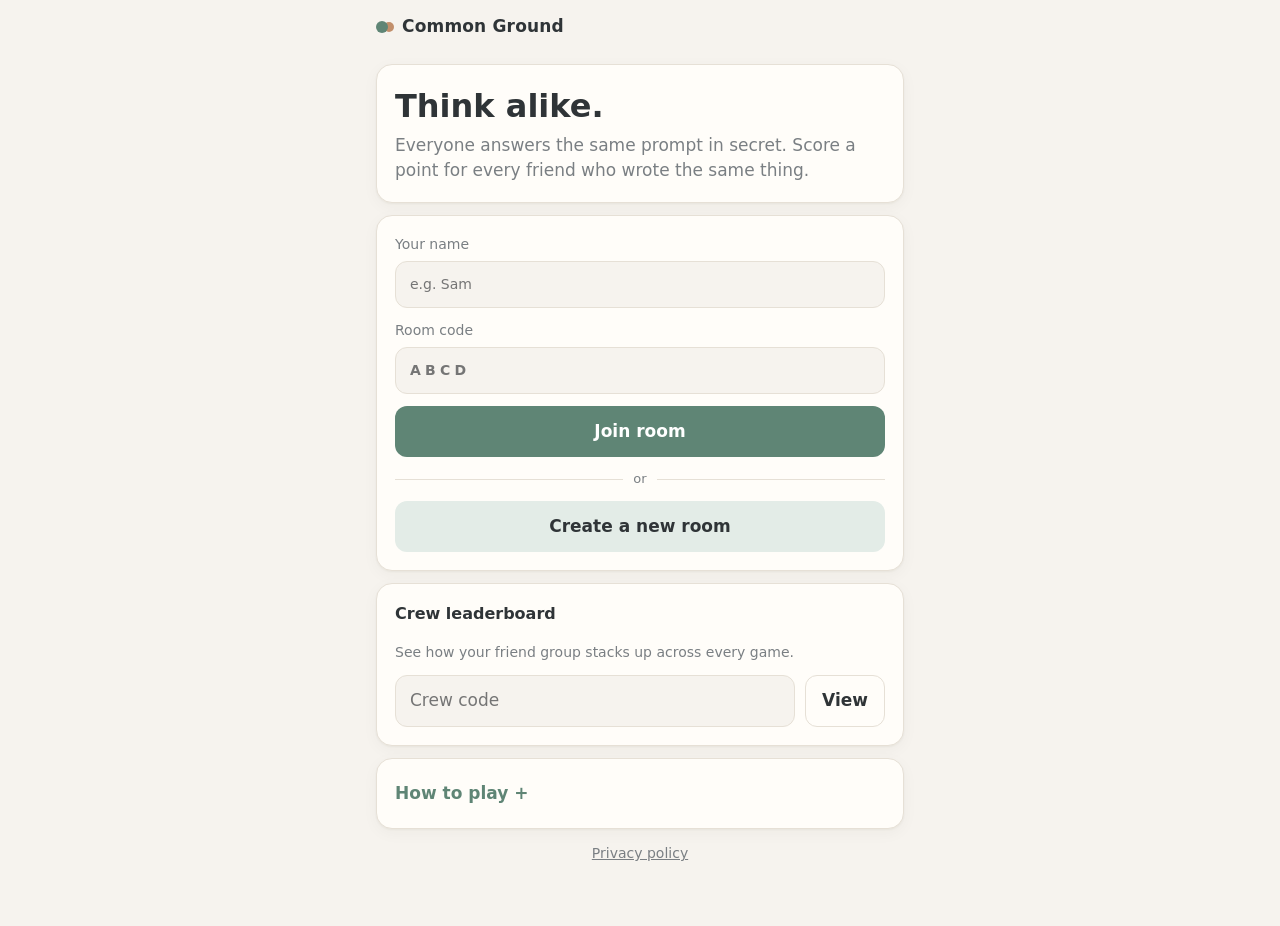
<file: index.html>
<!doctype html>
<html lang="en">
<head>
  <meta charset="utf-8">
  <meta name="viewport" content="width=device-width, initial-scale=1, viewport-fit=cover">
  <title>Common Ground</title>
  <meta name="description" content="A calm party game for friends: answer prompts and try to think alike.">
  <meta name="theme-color" content="#f6f3ee" media="(prefers-color-scheme: light)">
  <meta name="theme-color" content="#1c1f22" media="(prefers-color-scheme: dark)">
  <link rel="manifest" href="manifest.webmanifest">
  <link rel="icon" href="icons/icon.svg" type="image/svg+xml">
  <link rel="apple-touch-icon" href="icons/icon-192.png">
  <meta name="apple-mobile-web-app-capable" content="yes">
  <meta name="apple-mobile-web-app-status-bar-style" content="default">
  <link rel="stylesheet" href="css/style.css">
</head>
<body>
  <header class="bar">
    <div class="brand"><span class="dot"></span>Common Ground</div>
    <div id="bar-right"></div>
  </header>
  <main id="app" aria-live="polite"></main>
  <div id="toast" role="status"></div>
  <noscript>Common Ground needs JavaScript to run.</noscript>
  <script src="vendor/supabase.js"></script>
  <script type="module" src="js/app.js"></script>
</body>
</html>
</file>
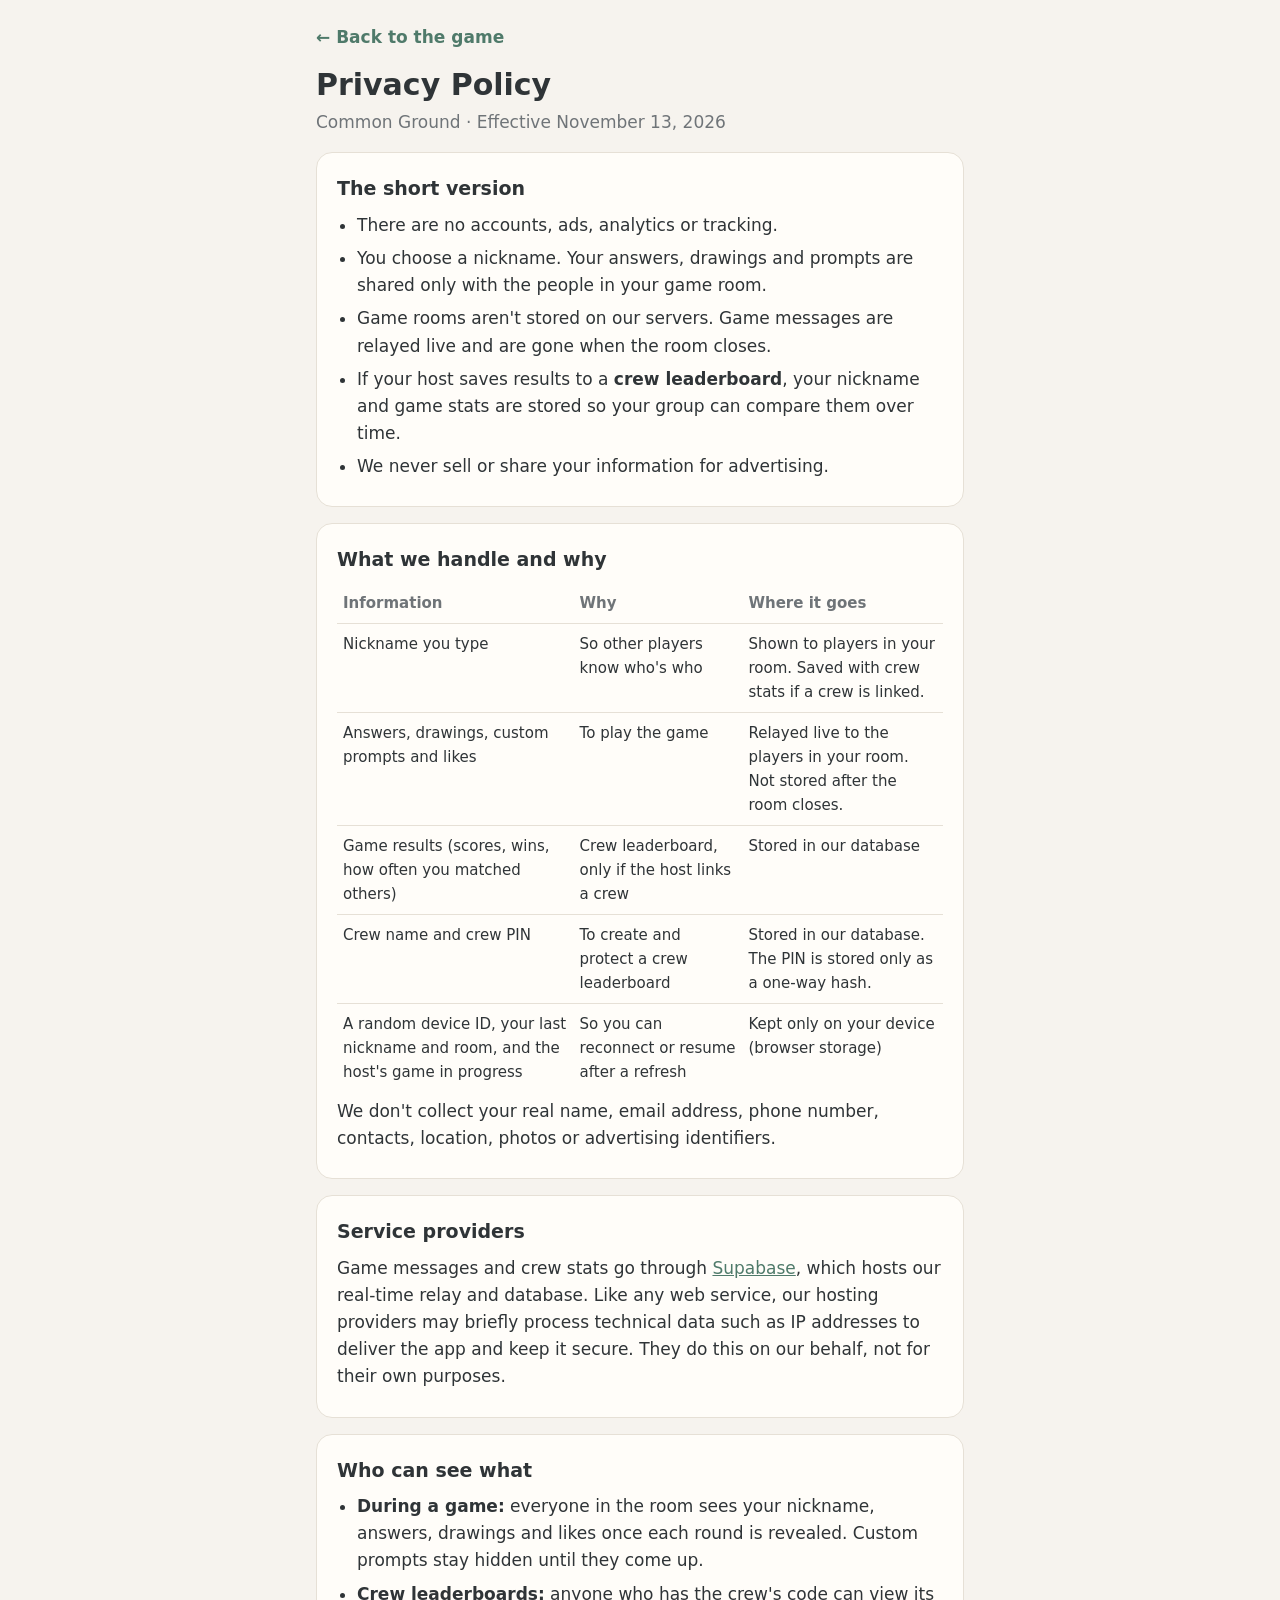
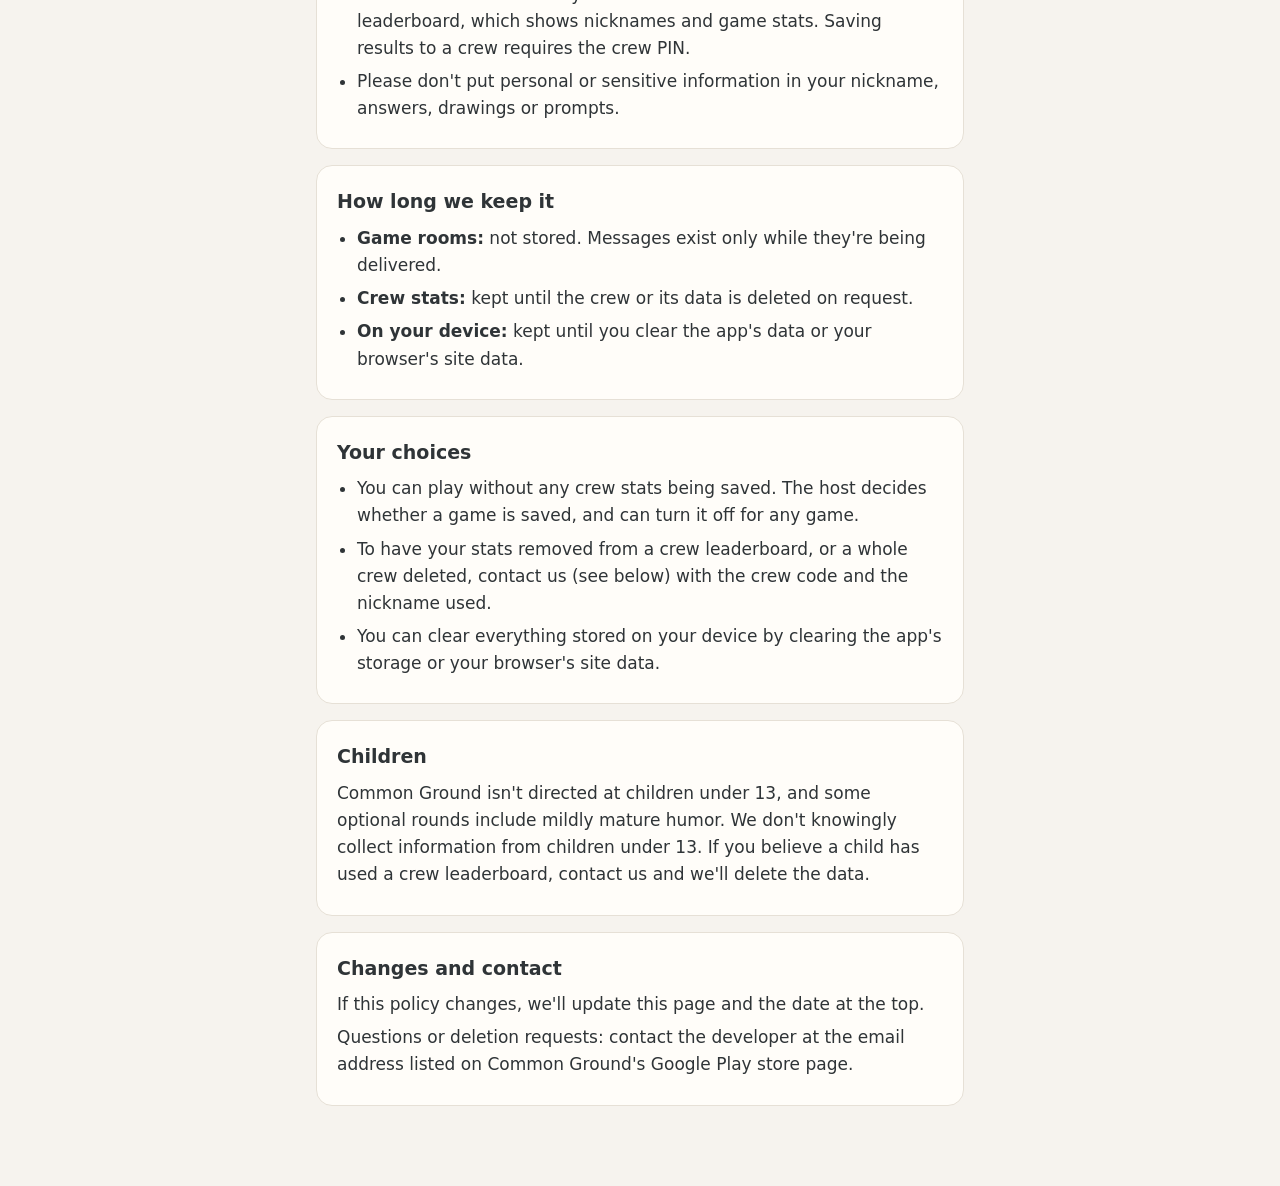
<file: privacy.html>
<!doctype html>
<html lang="en">
<head>
  <meta charset="utf-8">
  <meta name="viewport" content="width=device-width, initial-scale=1">
  <title>Privacy Policy · Common Ground</title>
  <meta name="description" content="How Common Ground handles your information.">
  <link rel="icon" href="icons/icon.svg" type="image/svg+xml">
  <style>
    :root { --bg: #f6f3ee; --card: #fffdf9; --ink: #2f3437; --muted: #6f7478; --line: #e6e0d6; --accent: #4f7a6a; color-scheme: light; }
    @media (prefers-color-scheme: dark) {
      :root:not([data-theme="light"]) { --bg: #1c1f22; --card: #25292d; --ink: #e6e2da; --muted: #a0a4a5; --line: #353a3f; --accent: #86ad9b; color-scheme: dark; }
    }
    :root[data-theme="dark"] { --bg: #1c1f22; --card: #25292d; --ink: #e6e2da; --muted: #a0a4a5; --line: #353a3f; --accent: #86ad9b; color-scheme: dark; }
    * { box-sizing: border-box; }
    body { margin: 0; background: var(--bg); color: var(--ink); font: 17px/1.6 ui-rounded, system-ui, -apple-system, "Segoe UI", Roboto, sans-serif; }
    main { max-width: 680px; margin: 0 auto; padding: 24px 16px 64px; }
    .card { background: var(--card); border: 1px solid var(--line); border-radius: 16px; padding: 20px; margin: 16px 0; }
    h1 { font-size: 30px; line-height: 1.2; margin: 8px 0 4px; }
    h2 { font-size: 19px; margin: 0 0 8px; }
    p, li { margin: 6px 0; }
    ul { padding-left: 20px; margin: 6px 0; }
    .muted { color: var(--muted); }
    a { color: var(--accent); }
    .back { display: inline-block; margin-bottom: 8px; font-weight: 600; text-decoration: none; }
    table { width: 100%; border-collapse: collapse; font-size: 15px; }
    th, td { text-align: left; padding: 8px 6px; border-top: 1px solid var(--line); vertical-align: top; }
    th { color: var(--muted); font-weight: 600; border-top: none; }
    .wrap { overflow-x: auto; }
  </style>
</head>
<body>
<main>
  <a class="back" href="./">← Back to the game</a>
  <h1>Privacy Policy</h1>
  <p class="muted">Common Ground · Effective November 13, 2026</p>

  <div class="card">
    <h2>The short version</h2>
    <ul>
      <li>There are no accounts, ads, analytics or tracking.</li>
      <li>You choose a nickname. Your answers, drawings and prompts are shared only with the people in your game room.</li>
      <li>Game rooms aren't stored on our servers. Game messages are relayed live and are gone when the room closes.</li>
      <li>If your host saves results to a <b>crew leaderboard</b>, your nickname and game stats are stored so your group can compare them over time.</li>
      <li>We never sell or share your information for advertising.</li>
    </ul>
  </div>

  <div class="card">
    <h2>What we handle and why</h2>
    <div class="wrap">
    <table>
      <tr><th>Information</th><th>Why</th><th>Where it goes</th></tr>
      <tr><td>Nickname you type</td><td>So other players know who's who</td><td>Shown to players in your room. Saved with crew stats if a crew is linked.</td></tr>
      <tr><td>Answers, drawings, custom prompts and likes</td><td>To play the game</td><td>Relayed live to the players in your room. Not stored after the room closes.</td></tr>
      <tr><td>Game results (scores, wins, how often you matched others)</td><td>Crew leaderboard, only if the host links a crew</td><td>Stored in our database</td></tr>
      <tr><td>Crew name and crew PIN</td><td>To create and protect a crew leaderboard</td><td>Stored in our database. The PIN is stored only as a one-way hash.</td></tr>
      <tr><td>A random device ID, your last nickname and room, and the host's game in progress</td><td>So you can reconnect or resume after a refresh</td><td>Kept only on your device (browser storage)</td></tr>
    </table>
    </div>
    <p>We don't collect your real name, email address, phone number, contacts, location, photos or advertising identifiers.</p>
  </div>

  <div class="card">
    <h2>Service providers</h2>
    <p>Game messages and crew stats go through <a href="https://supabase.com/privacy" rel="noopener">Supabase</a>, which hosts our real-time relay and database. Like any web service, our hosting providers may briefly process technical data such as IP addresses to deliver the app and keep it secure. They do this on our behalf, not for their own purposes.</p>
  </div>

  <div class="card">
    <h2>Who can see what</h2>
    <ul>
      <li><b>During a game:</b> everyone in the room sees your nickname, answers, drawings and likes once each round is revealed. Custom prompts stay hidden until they come up.</li>
      <li><b>Crew leaderboards:</b> anyone who has the crew's code can view its leaderboard, which shows nicknames and game stats. Saving results to a crew requires the crew PIN.</li>
      <li>Please don't put personal or sensitive information in your nickname, answers, drawings or prompts.</li>
    </ul>
  </div>

  <div class="card">
    <h2>How long we keep it</h2>
    <ul>
      <li><b>Game rooms:</b> not stored. Messages exist only while they're being delivered.</li>
      <li><b>Crew stats:</b> kept until the crew or its data is deleted on request.</li>
      <li><b>On your device:</b> kept until you clear the app's data or your browser's site data.</li>
    </ul>
  </div>

  <div class="card">
    <h2>Your choices</h2>
    <ul>
      <li>You can play without any crew stats being saved. The host decides whether a game is saved, and can turn it off for any game.</li>
      <li>To have your stats removed from a crew leaderboard, or a whole crew deleted, contact us (see below) with the crew code and the nickname used.</li>
      <li>You can clear everything stored on your device by clearing the app's storage or your browser's site data.</li>
    </ul>
  </div>

  <div class="card">
    <h2>Children</h2>
    <p>Common Ground isn't directed at children under 13, and some optional rounds include mildly mature humor. We don't knowingly collect information from children under 13. If you believe a child has used a crew leaderboard, contact us and we'll delete the data.</p>
  </div>

  <div class="card">
    <h2>Changes and contact</h2>
    <p>If this policy changes, we'll update this page and the date at the top.</p>
    <p>Questions or deletion requests: contact the developer at the email address listed on Common Ground's Google Play store page.</p>
  </div>
</main>
</body>
</html>
</file>
<file: css/style.css>
:root {
  --bg: #f6f3ee;
  --card: #fffdf9;
  --ink: #2f3437;
  --muted: #7a7f83;
  --line: #e6e0d6;
  --accent: #5f8575;
  --accent-ink: #ffffff;
  --accent-soft: #e3ece7;
  --match: #eef4f0;
  --warn: #b0705a;
  --radius: 16px;
  --shadow: 0 1px 2px rgba(60, 50, 30, 0.05), 0 4px 16px rgba(60, 50, 30, 0.04);
  color-scheme: light;
}
@media (prefers-color-scheme: dark) {
  :root {
    --bg: #1c1f22;
    --card: #25292d;
    --ink: #e6e2da;
    --muted: #9a9e9f;
    --line: #353a3f;
    --accent: #86ad9b;
    --accent-ink: #15201b;
    --accent-soft: #2d3a34;
    --match: #2a332f;
    --warn: #d39a84;
    --shadow: none;
    color-scheme: dark;
  }
}

* { box-sizing: border-box; }
html { -webkit-text-size-adjust: 100%; }
body {
  margin: 0;
  background: var(--bg);
  color: var(--ink);
  font: 17px/1.5 ui-rounded, "SF Pro Rounded", system-ui, -apple-system, "Segoe UI", Roboto, sans-serif;
  min-height: 100dvh;
  padding: env(safe-area-inset-top) env(safe-area-inset-right) env(safe-area-inset-bottom) env(safe-area-inset-left);
  -webkit-tap-highlight-color: transparent;
}

.bar {
  display: flex; align-items: center; justify-content: space-between; gap: 12px;
  max-width: 560px; margin: 0 auto; padding: 14px 16px 4px;
}
.brand { font-weight: 650; letter-spacing: 0.01em; display: flex; align-items: center; gap: 8px; }
.brand .dot { width: 12px; height: 12px; border-radius: 50%; background: var(--accent); box-shadow: 7px 0 0 -1px #c28f6b; margin-right: 6px; }
#bar-right { display: flex; align-items: center; gap: 10px; font-size: 14px; }
.room { font-weight: 650; letter-spacing: 0.12em; color: var(--muted); }
.status { color: var(--warn); }

main { max-width: 560px; margin: 0 auto; padding: 8px 16px 48px; }
.screen { animation: fade 0.35s ease both; }
@keyframes fade { from { opacity: 0; transform: translateY(4px); } }
@media (prefers-reduced-motion: reduce) { .screen { animation: none; } }

.card {
  background: var(--card); border: 1px solid var(--line); border-radius: var(--radius);
  box-shadow: var(--shadow); padding: 18px; margin: 12px 0;
}
.stack { display: flex; flex-direction: column; gap: 12px; }
.row { display: flex; gap: 10px; }
.grow { flex: 1; }
.center { text-align: center; }
.center-block { display: block; margin: 8px auto; }
.muted { color: var(--muted); }
.small { font-size: 14px; }

h1 { font-size: 28px; line-height: 1.2; margin: 4px 0 8px; font-weight: 650; }
h2 { font-size: 16px; margin: 0 0 10px; font-weight: 650; }
.hero h1 { font-size: 32px; }
.hero p { margin: 0; }

label { display: flex; flex-direction: column; gap: 6px; font-size: 14px; color: var(--muted); }
input, textarea {
  font: inherit; color: var(--ink); background: var(--bg);
  border: 1px solid var(--line); border-radius: 12px; padding: 12px 14px; width: 100%;
  outline: none; transition: border-color 0.2s;
}
input:focus, textarea:focus { border-color: var(--accent); }
textarea { resize: vertical; font-size: 15px; }
.code-input { text-transform: uppercase; letter-spacing: 0.3em; font-weight: 650; }

button {
  font: inherit; font-weight: 600; color: var(--ink); background: transparent;
  border: 1px solid var(--line); border-radius: 12px; padding: 12px 16px; cursor: pointer;
  transition: background 0.2s, opacity 0.2s;
  touch-action: manipulation;
}
button:disabled { opacity: 0.45; cursor: default; }
button.primary { background: var(--accent); color: var(--accent-ink); border-color: transparent; }
button.primary-soft { background: var(--accent-soft); border-color: transparent; }
button.ghost { background: transparent; }
button.link { border: none; padding: 4px 0; color: var(--accent); font-weight: 600; }
button.wide { width: 100%; margin-top: 12px; }
button:focus-visible, [data-group]:focus-visible { outline: 2px solid var(--accent); outline-offset: 2px; }

.or { display: flex; align-items: center; gap: 10px; color: var(--muted); font-size: 13px; }
.or::before, .or::after { content: ""; flex: 1; height: 1px; background: var(--line); }
.notice { background: var(--accent-soft); border-radius: 12px; padding: 10px 14px; margin: 12px 0; }
.help { padding-left: 20px; margin: 10px 0 0; color: var(--ink); }
.help li { margin: 6px 0; }

.bigcode { font-size: 52px; font-weight: 700; letter-spacing: 0.18em; margin: 0 0 8px; padding-left: 0.18em; }

.plist { list-style: none; margin: 0; padding: 0; display: flex; flex-direction: column; gap: 8px; }
.plist li { display: flex; align-items: center; gap: 8px; }
.plist.inline { flex-direction: row; flex-wrap: wrap; margin-bottom: 8px; }
.tag { font-size: 12px; color: var(--muted); border: 1px solid var(--line); border-radius: 999px; padding: 1px 8px; }
.x { margin-left: auto; border: none; padding: 2px 10px; color: var(--muted); font-size: 20px; line-height: 1; }

.chip { display: inline-flex; align-items: center; gap: 7px; font-weight: 600; }
.chip i { width: 10px; height: 10px; border-radius: 50%; background: var(--c); flex: none; }
.chip.away { opacity: 0.45; }
.plist.inline .chip { border: 1px solid var(--line); border-radius: 999px; padding: 4px 12px; font-size: 15px; }
.plist.inline .chip.done { background: var(--match); border-color: transparent; }
.plist.inline .chip.done::after { content: "✓"; color: var(--accent); font-size: 13px; }

.setting { display: flex; justify-content: space-between; align-items: center; gap: 12px; }
.seg { display: inline-flex; border: 1px solid var(--line); border-radius: 12px; overflow: hidden; }
.seg button { border: none; border-radius: 0; padding: 8px 14px; font-weight: 600; }
.seg button + button { border-left: 1px solid var(--line); }
.seg button.on { background: var(--accent-soft); color: var(--ink); }
.seg button:disabled { opacity: 1; }
.seg button:disabled:not(.on) { color: var(--muted); }

.roundinfo { display: flex; justify-content: space-between; color: var(--muted); font-size: 14px; margin-top: 12px; }
.timer { font-variant-numeric: tabular-nums; }
.timer.low { color: var(--warn); }
.prompt { font-size: 30px; margin: 10px 0 4px; }
.spot-banner {
  margin-top: 10px; padding: 10px 14px; border-radius: 12px; font-size: 15px;
  background: color-mix(in srgb, var(--c) 16%, transparent); border-left: 4px solid var(--c);
}
.locked { font-size: 24px; font-weight: 650; margin: 2px 0 12px; }
.hint { color: var(--muted); font-size: 14px; margin: 8px 0 0; }

.groups { list-style: none; padding: 0; margin: 12px 0; display: flex; flex-direction: column; gap: 10px; }
.group {
  background: var(--card); border: 1px solid var(--line); border-radius: var(--radius);
  padding: 12px 14px; transition: border-color 0.2s, background 0.2s;
}
.group[data-group] { cursor: pointer; }
.group.match { background: var(--match); }
.group.spotg { border-color: var(--accent); }
.group.sel { border-color: var(--accent); box-shadow: 0 0 0 2px var(--accent) inset; }
.gtop { display: flex; justify-content: space-between; align-items: baseline; gap: 10px; }
.glabel { font-size: 20px; font-weight: 650; overflow-wrap: anywhere; }
.gcount { color: var(--accent); font-weight: 700; }
.gmem { display: flex; flex-wrap: wrap; gap: 6px 14px; margin-top: 6px; font-size: 15px; }
.mem { display: inline-flex; align-items: center; gap: 6px; }
.mem[data-split] { cursor: pointer; text-decoration: underline dotted var(--muted); text-underline-offset: 4px; }
.mem em { color: var(--muted); font-style: normal; font-size: 14px; }
.pts { color: var(--accent); font-size: 14px; }

.scores { list-style: none; padding: 0; margin: 0; }
.scores li { display: flex; justify-content: space-between; align-items: center; padding: 8px 0; border-top: 1px solid var(--line); }
.scores li:first-child { border-top: none; }
.score { font-weight: 700; font-variant-numeric: tabular-nums; }
.score small { color: var(--accent); font-weight: 600; margin-right: 8px; }
.sync { margin: 12px 0 0; }

#toast {
  position: fixed; left: 50%; bottom: calc(24px + env(safe-area-inset-bottom)); transform: translate(-50%, 20px);
  background: var(--ink); color: var(--bg); padding: 10px 18px; border-radius: 999px; font-size: 15px;
  opacity: 0; pointer-events: none; transition: opacity 0.25s, transform 0.25s; max-width: calc(100% - 32px);
}
#toast.show { opacity: 1; transform: translate(-50%, 0); }

/* ---------- crew stats & leaderboard ---------- */
.mono { font-family: ui-monospace, SFMono-Regular, Menlo, monospace; font-size: 0.92em; }
.tight { margin: 4px 0; }
.seg-wide { display: flex; margin: 12px 0 4px; background: var(--card); }
.seg-wide button { flex: 1; padding: 10px 4px; font-size: 14px; }
.lb { list-style: none; padding: 0; margin: 10px 0; display: flex; flex-direction: column; gap: 8px; }
.lb-row { background: var(--card); border: 1px solid var(--line); border-radius: var(--radius); padding: 12px 14px; cursor: pointer; }
.lb-row.open { border-color: var(--accent); }
.lb-main { display: flex; align-items: center; gap: 12px; }
.lb-rank { width: 22px; color: var(--muted); font-weight: 700; font-variant-numeric: tabular-nums; flex: none; }
.lb-name { flex: 1; min-width: 0; font-weight: 650; display: flex; flex-wrap: wrap; align-items: center; gap: 6px; overflow-wrap: anywhere; }
.lb-val { text-align: right; font-weight: 700; font-size: 20px; font-variant-numeric: tabular-nums; line-height: 1.1; }
.lb-val small { display: block; font-size: 11px; font-weight: 500; color: var(--muted); }
.lb-sub { font-size: 13px; margin: 2px 0 0 34px; }
.badge { font-size: 11px; font-weight: 600; color: var(--accent); background: var(--accent-soft); border-radius: 999px; padding: 1px 8px; }
.lb-detail { margin: 10px 0 0 34px; display: grid; gap: 6px; font-size: 14px; }
.lb-detail div { display: flex; justify-content: space-between; gap: 12px; border-top: 1px solid var(--line); padding-top: 6px; }
.lb-detail dt { color: var(--muted); }
.lb-detail dd { margin: 0; text-align: right; font-weight: 600; }
.pairs { list-style: none; padding: 0; margin: 0; }
.pairs li { display: flex; justify-content: space-between; align-items: baseline; gap: 12px; padding: 8px 0; border-top: 1px solid var(--line); flex-wrap: wrap; }
.pairs li:first-child { border-top: none; }

/* ---------- round types ---------- */
.mode-tag { color: var(--accent); font-weight: 650; }
.setting-col { flex-direction: column; align-items: stretch; gap: 8px; }
.chips { display: flex; flex-wrap: wrap; gap: 8px; }
.tchip { padding: 7px 12px; border-radius: 999px; font-size: 14px; color: var(--muted); }
.tchip.on { background: var(--accent-soft); border-color: transparent; color: var(--ink); }
.tchip:disabled { opacity: 1; }

.opts { display: grid; grid-template-columns: 1fr 1fr; gap: 10px; }
.opt { min-height: 64px; padding: 12px; font-size: 16px; line-height: 1.3; background: var(--bg); }
.stack > .opt { min-height: 72px; }
.opt.on { background: var(--accent); color: var(--accent-ink); border-color: transparent; }

.art { display: block; width: 100%; aspect-ratio: 1; border-radius: 12px; border: 1px solid var(--line); background: #fffdf9; }
.pad { touch-action: none; cursor: crosshair; max-width: 420px; margin: 0 auto; }
.art-mid { width: 180px; margin: 0 auto 6px; }
.art-thumb { width: 72px; flex: none; }
.tools { display: flex; align-items: center; gap: 6px; flex-wrap: wrap; justify-content: center; }
.tool-gap { width: 6px; }
.swatch { width: 30px; height: 30px; padding: 0; border-radius: 50%; background: var(--c); border: 2px solid transparent; }
.swatch.on { box-shadow: 0 0 0 2px var(--card), 0 0 0 4px var(--c); }
.tool { width: 38px; height: 34px; padding: 0; display: inline-grid; place-items: center; font-size: 17px; }
.tool.on { background: var(--accent-soft); border-color: transparent; }
.dotsz { display: block; border-radius: 50%; background: var(--ink); }
.dotsz.s { width: 5px; height: 5px; }
.dotsz.l { width: 12px; height: 12px; }
.gallery { list-style: none; padding: 0; margin: 12px 0; display: grid; grid-template-columns: repeat(auto-fill, minmax(140px, 1fr)); gap: 10px; }
.mem-art { flex-direction: column; align-items: flex-start; gap: 4px; }
.mem > span { display: inline-flex; align-items: center; gap: 6px; flex-wrap: wrap; }

/* ---------- end-of-game recap ---------- */
.recap { list-style: none; padding: 0; margin: 0; }
.recap > li { border-top: 1px solid var(--line); }
.recap > li:first-child { border-top: none; }
.recap details { padding: 10px 0; }
.recap summary { list-style: none; cursor: pointer; display: flex; flex-direction: column; gap: 2px; position: relative; padding-right: 22px; }
.recap summary::-webkit-details-marker { display: none; }
.recap summary::after { content: "+"; position: absolute; right: 2px; top: 0; color: var(--muted); font-weight: 600; }
.recap details[open] summary::after { content: "−"; }
.recap summary:focus-visible { outline: 2px solid var(--accent); outline-offset: 2px; border-radius: 6px; }
.rc-prompt { font-weight: 650; font-size: 17px; }
.rc-digest { color: var(--ink); opacity: 0.8; }
.rc-groups { list-style: none; padding: 0; margin: 10px 0 0; display: flex; flex-direction: column; gap: 8px; }
.rc-groups > li { border-radius: 12px; padding: 8px 10px; background: var(--bg); }
.rc-groups > li.match { background: var(--match); }
.rc-label { font-weight: 650; }
.rc-groups .gmem { margin-top: 4px; font-size: 14px; }
.rc-groups .art-thumb { width: 64px; }
.by { margin: 0 0 4px; }
.rc-by { font-weight: 500; }

/* ---------- likes ---------- */
.like { border: 1px solid var(--line); border-radius: 999px; padding: 2px 10px; font-size: 14px; font-weight: 600; color: var(--muted); background: var(--card); line-height: 1.5; }
.like.on { color: #c0614f; border-color: #c0614f; background: color-mix(in srgb, #c0614f 10%, var(--card)); }
.like.best { color: #c0614f; }
span.like.own { border: none; padding: 0 2px; background: none; color: #c0614f; }
.mem > .like { margin-left: 2px; }
.mem-art > .like { align-self: flex-start; }
.gallery li { display: flex; flex-direction: column; align-items: center; gap: 6px; }
.gallery .like { min-width: 56px; }
.footlink { color: var(--muted); }

/* ---------- best-answer voting ---------- */
.ballots { list-style: none; padding: 0; margin: 12px 0; display: flex; flex-direction: column; gap: 10px; }
.ballot { width: 100%; text-align: left; padding: 16px; font-size: 18px; font-weight: 600; line-height: 1.35; background: var(--card); display: flex; flex-direction: column; gap: 6px; border-radius: var(--radius); }
.ballot.on { border-color: var(--accent); box-shadow: 0 0 0 2px var(--accent) inset; background: var(--accent-soft); }
.ballot.mine { opacity: 0.6; }
.ballot:disabled { cursor: default; }
.ballot-tag { font-size: 13px; color: var(--accent); font-weight: 650; }
.ballot.mine .ballot-tag { color: var(--muted); }
.gcount { white-space: nowrap; flex: none; }
</file>
